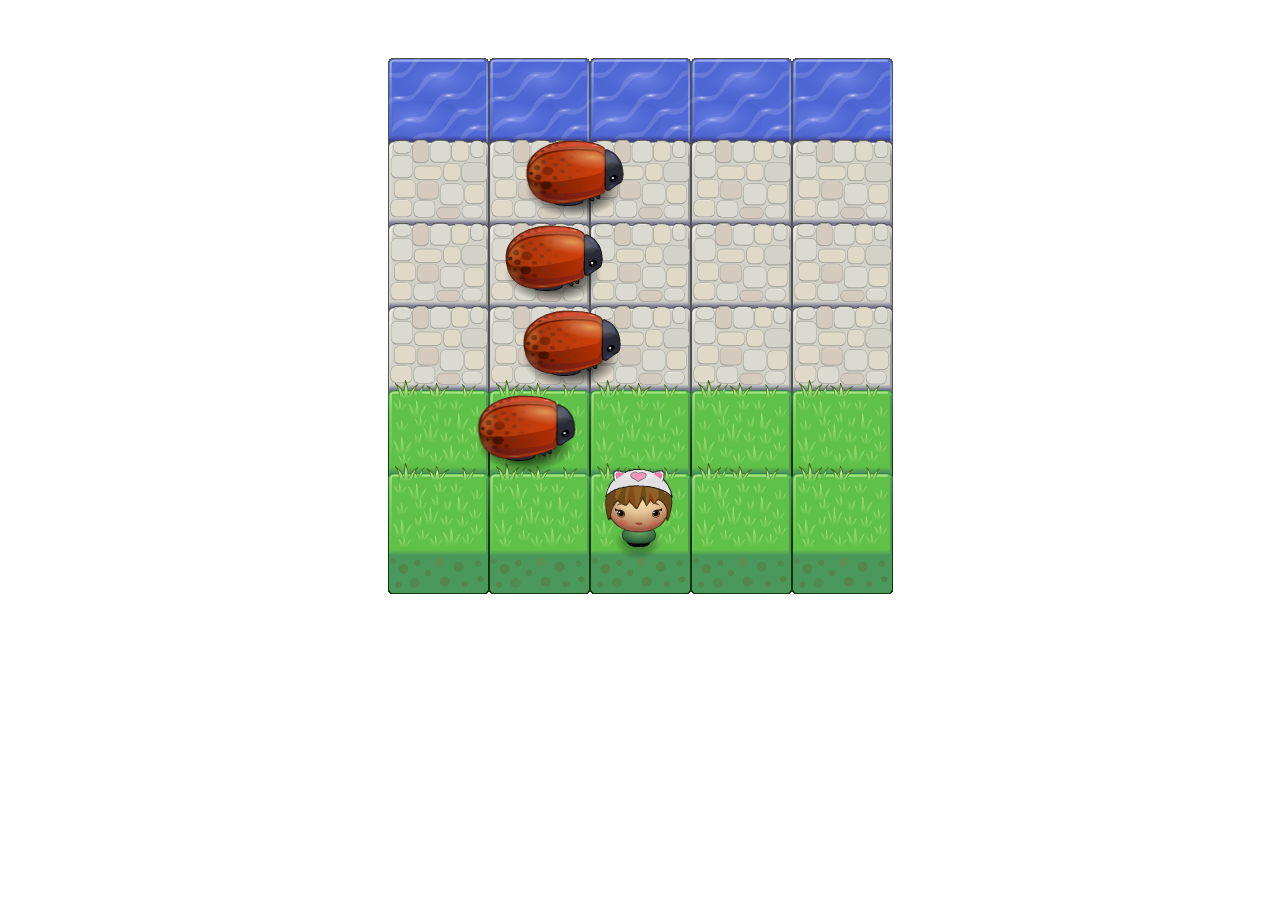
<file: frontend-nanodegree-arcade-game/index.html>
<!DOCTYPE html>
<html>
<head>
    <meta charset="UTF-8">
    <title>Effective JavaScript: Frogger</title>
    <link rel="stylesheet" href="css/style.css">
</head>
<body>
    <script src="js/resources.js"></script>
    <script src="js/app.js"></script>
    <script src="js/engine.js"></script>
</body>
</html>
</file>
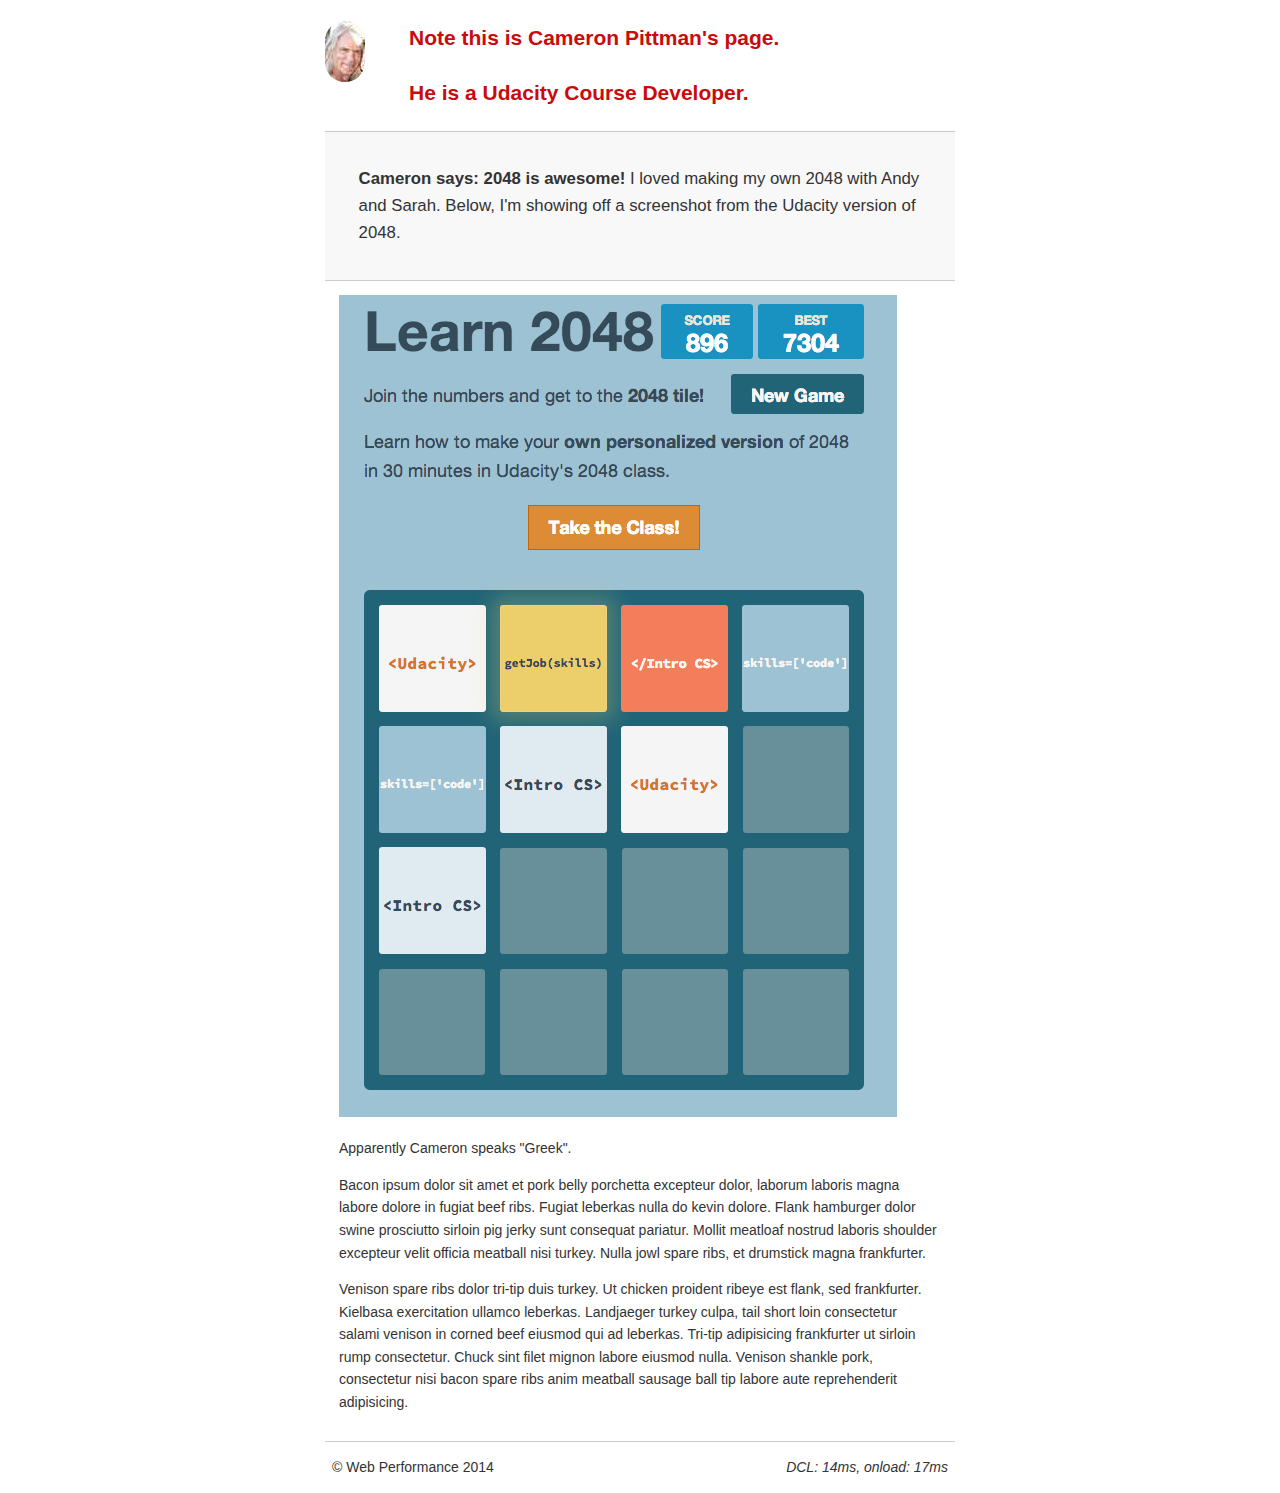
<file: project-2048.html>
<!DOCTYPE html>
<html lang="en">
  <head>
    <meta charset="utf-8">
    <meta name="viewport" content="width=device-width, initial-scale=1">
    <meta name="description" content=" FILL ME IN ">
    <meta name="author" content=" FILL ME IN ">
    <title>Dante Anderson: Portfolio</title>

    <!-- Hmm, what is the impact of web fonts on speed? Measure it... -->
    <!-- <link href="//fonts.googleapis.com/css?family=Open+Sans:400,700" rel="stylesheet"> -->

    <link href="css/style.css" rel="stylesheet">
    <link href="css/print.css" rel="stylesheet">

    <script>
      (function(w,g){w['GoogleAnalyticsObject']=g;
      w[g]=w[g]||function(){(w[g].q=w[g].q||[]).push(arguments)};w[g].l=1*new Date();})(window,'ga');

      // Optional TODO: replace with your Google Analytics profile ID.
      ga('create', 'UA-XXXX-Y');
      ga('send', 'pageview');
    </script>
    <script src="//www.google-analytics.com/analytics.js"></script>
    <script src="js/perfmatters.js"></script>
  </head>

  <body>
    <header>
      <a href="/"><img src="img/profilepic.jpg"></a>
      <p>Note this is Cameron Pittman's page.</p><p>He is a Udacity Course Developer.</span></p>
    </header>

    <div class="container">
      <div class="hero">
        <strong>Cameron says: 2048 is awesome!</strong> I loved making my own 2048 with Andy and Sarah. Below, I'm showing off a screenshot from the Udacity version of 2048.
      </div>

      <div class="content">

        <img class="img-responsive" src="img/2048.png">

        <p>Apparently Cameron speaks "Greek".</p>

        <p>Bacon ipsum dolor sit amet et pork belly porchetta excepteur dolor, laborum laboris magna labore dolore in fugiat beef ribs. Fugiat leberkas nulla do kevin dolore. Flank hamburger dolor swine prosciutto sirloin pig jerky sunt consequat pariatur. Mollit meatloaf nostrud laboris shoulder excepteur velit officia meatball nisi turkey. Nulla jowl spare ribs, et drumstick magna frankfurter.</p>

        <p>Venison spare ribs dolor tri-tip duis turkey. Ut chicken proident ribeye est flank, sed frankfurter. Kielbasa exercitation ullamco leberkas. Landjaeger turkey culpa, tail short loin consectetur salami venison in corned beef eiusmod qui ad leberkas. Tri-tip adipisicing frankfurter ut sirloin rump consectetur. Chuck sint filet mignon labore eiusmod nulla. Venison shankle pork, consectetur nisi bacon spare ribs anim meatball sausage ball tip labore aute reprehenderit adipisicing.</p>

    </div>

    <footer>
      <p>&copy; Web Performance 2014 <span id="crp-stats"></span></p>
    </footer>
  </body>
</html>
</file>
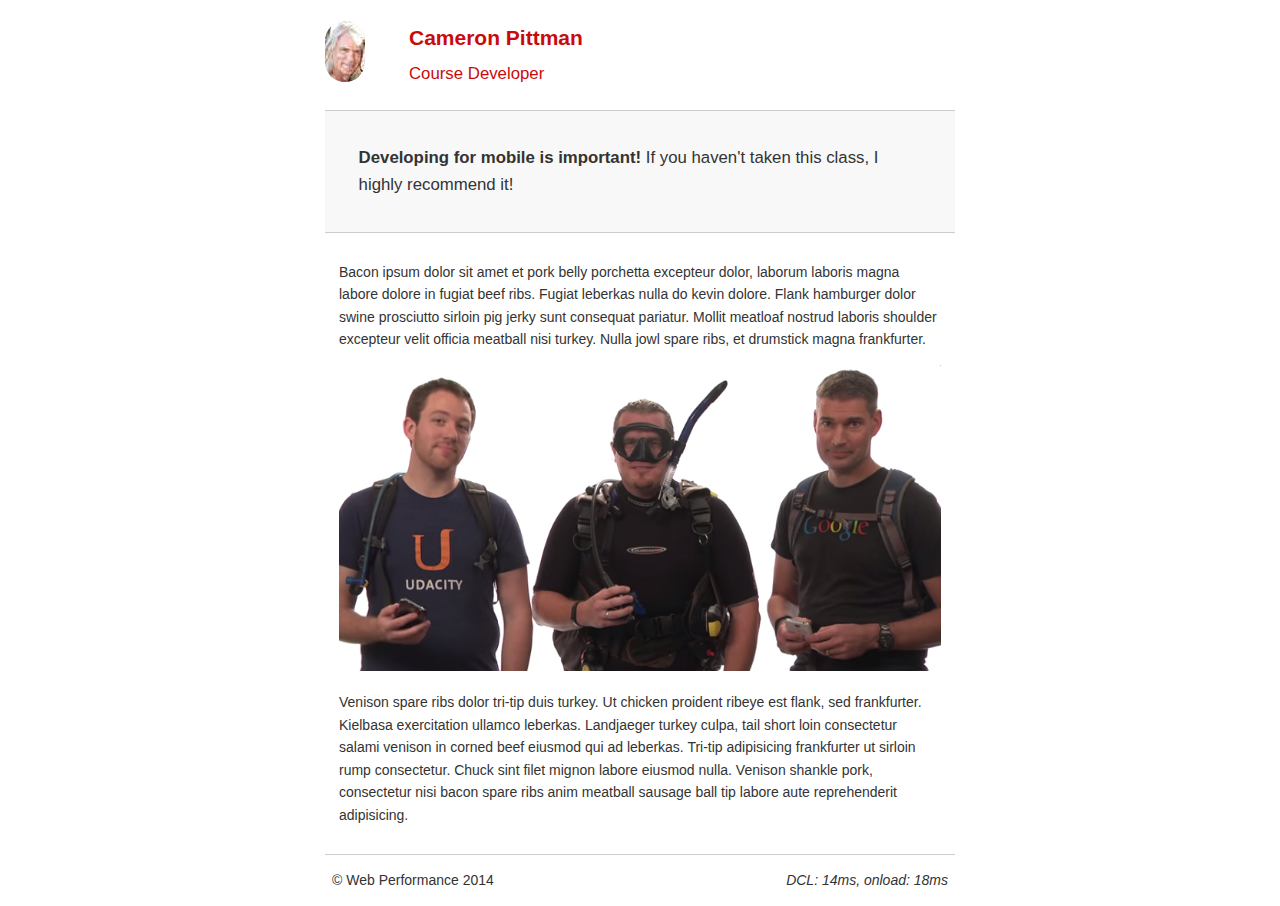
<file: project-mobile.html>
<!DOCTYPE html>
<html lang="en">
  <head>
    <meta charset="utf-8">
    <meta name="viewport" content="width=device-width, initial-scale=1">
    <meta name="description" content=" FILL ME IN ">
    <meta name="author" content=" FILL ME IN ">
    <title>Cameron Pitman: Portfolio</title>

    <!-- Hmm, what is the impact of web fonts on speed? Measure it... -->
    <!-- <link href="//fonts.googleapis.com/css?family=Open+Sans:400,700" rel="stylesheet"> -->

    <link href="css/style.css" rel="stylesheet">
    <link href="css/print.css" rel="stylesheet">

    <script>
      (function(w,g){w['GoogleAnalyticsObject']=g;
      w[g]=w[g]||function(){(w[g].q=w[g].q||[]).push(arguments)};w[g].l=1*new Date();})(window,'ga');

      // Optional TODO: replace with your Google Analytics profile ID.
      ga('create', 'UA-XXXX-Y');
      ga('send', 'pageview');
    </script>
    <script src="http://www.google-analytics.com/analytics.js"></script>
    <script async src="js/perfmatters.js"></script>
  </head>

  <body>
    <header>
      <a href="/"><img src="img/profilepic.jpg"></a>
      <p>Cameron Pittman<br><span>Course Developer</span></p>
    </header>

    <div class="container">
      <div class="hero">
        <strong>Developing for mobile is important!</strong> If you haven't taken this class, I highly recommend it!
      </div>

      <div class="content">

        <p>Bacon ipsum dolor sit amet et pork belly porchetta excepteur dolor, laborum laboris magna labore dolore in fugiat beef ribs. Fugiat leberkas nulla do kevin dolore. Flank hamburger dolor swine prosciutto sirloin pig jerky sunt consequat pariatur. Mollit meatloaf nostrud laboris shoulder excepteur velit officia meatball nisi turkey. Nulla jowl spare ribs, et drumstick magna frankfurter.</p>

        <img src="img/mobilewebdev.jpg">

        <p>Venison spare ribs dolor tri-tip duis turkey. Ut chicken proident ribeye est flank, sed frankfurter. Kielbasa exercitation ullamco leberkas. Landjaeger turkey culpa, tail short loin consectetur salami venison in corned beef eiusmod qui ad leberkas. Tri-tip adipisicing frankfurter ut sirloin rump consectetur. Chuck sint filet mignon labore eiusmod nulla. Venison shankle pork, consectetur nisi bacon spare ribs anim meatball sausage ball tip labore aute reprehenderit adipisicing.</p>

    </div>

    <footer>
      <p>&copy; Web Performance 2014 <span id="crp-stats"></span></p>
    </footer>
  </body>
</html>
</file>
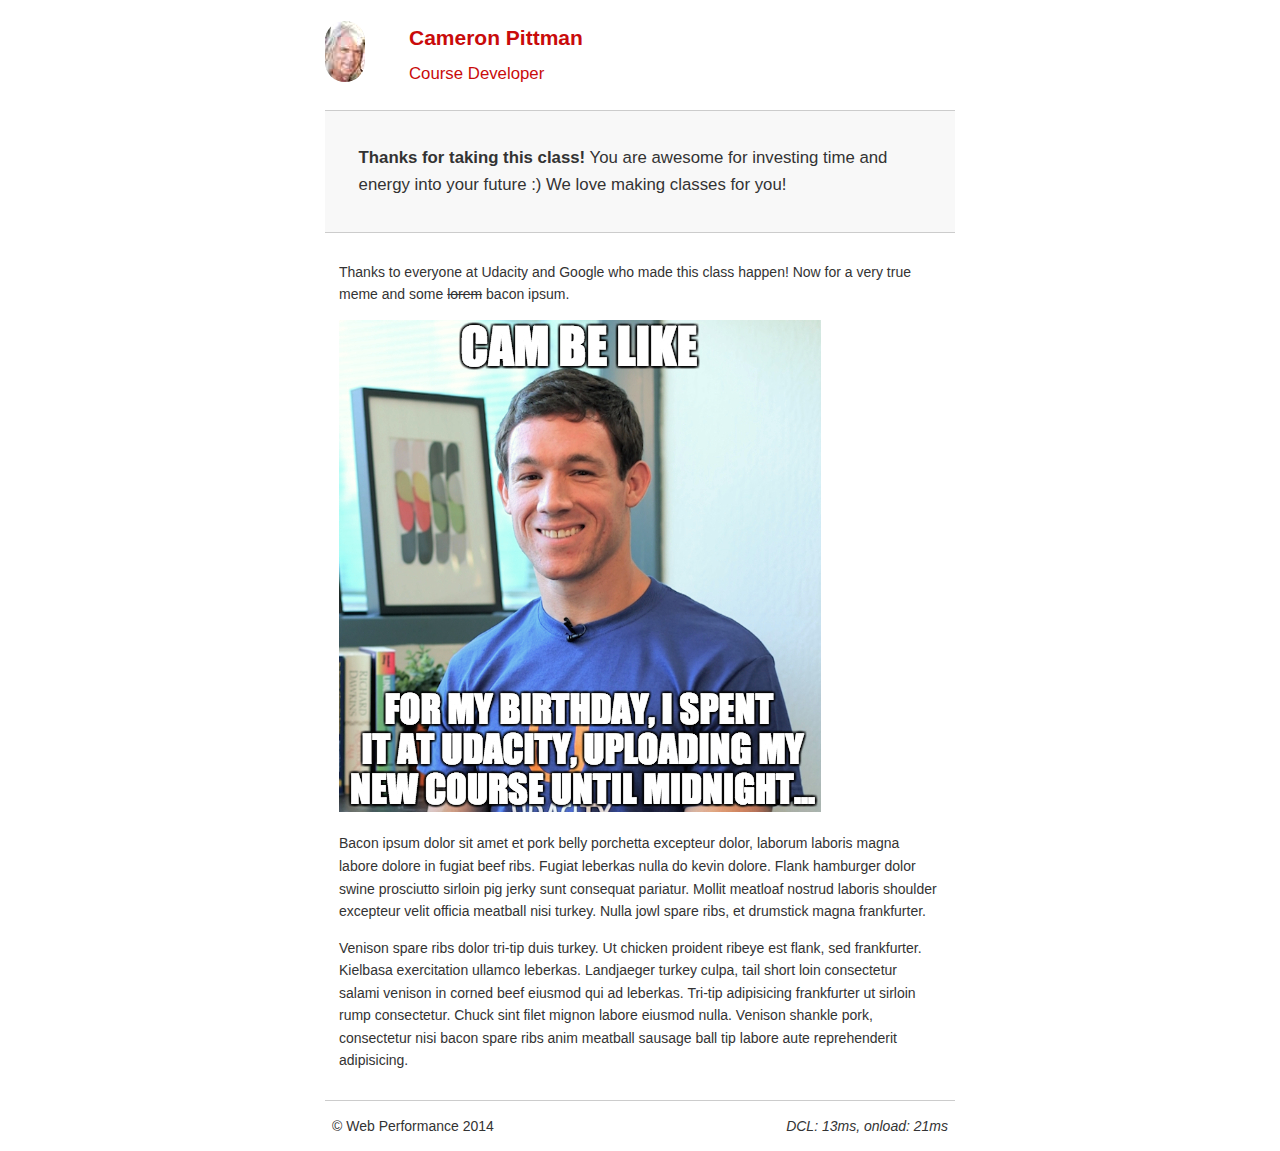
<file: project-webperf.html>
<!DOCTYPE html>
<html lang="en">
  <head>
    <meta charset="utf-8">
    <meta name="viewport" content="width=device-width, initial-scale=1">
    <meta name="description" content=" FILL ME IN ">
    <meta name="author" content=" FILL ME IN ">
    <title>Cameron Pittman: Portfolio</title>

    <!-- Hmm, what is the impact of web fonts on speed? Measure it... -->
    <!-- <link href="//fonts.googleapis.com/css?family=Open+Sans:400,700" rel="stylesheet"> -->

    <link href="css/style.css" rel="stylesheet">
    <link href="css/print.css" rel="stylesheet">

    <script>
      (function(w,g){w['GoogleAnalyticsObject']=g;
      w[g]=w[g]||function(){(w[g].q=w[g].q||[]).push(arguments)};w[g].l=1*new Date();})(window,'ga');

      // Optional TODO: replace with your Google Analytics profile ID.
      ga('create', 'UA-XXXX-Y');
      ga('send', 'pageview');
    </script>
    <script src="http://www.google-analytics.com/analytics.js"></script>
    <script async src="js/perfmatters.js"></script>
  </head>

  <body>
    <header>
      <a href="/"><img src="img/profilepic.jpg"></a>
      <p>Cameron Pittman<br><span>Course Developer</span></p>
    </header>

    <div class="container">
      <div class="hero">
        <strong>Thanks for taking this class!</strong> You are awesome for investing time and energy into your future :) We love making classes for you!
      </div>

      <div class="content">

        <p>Thanks to everyone at Udacity and Google who made this class happen! Now for a very true meme and some <strike>lorem</strike> bacon ipsum.</p>

        <img src="img/cam_be_like.jpg">

        <p>Bacon ipsum dolor sit amet et pork belly porchetta excepteur dolor, laborum laboris magna labore dolore in fugiat beef ribs. Fugiat leberkas nulla do kevin dolore. Flank hamburger dolor swine prosciutto sirloin pig jerky sunt consequat pariatur. Mollit meatloaf nostrud laboris shoulder excepteur velit officia meatball nisi turkey. Nulla jowl spare ribs, et drumstick magna frankfurter.</p>

        <p>Venison spare ribs dolor tri-tip duis turkey. Ut chicken proident ribeye est flank, sed frankfurter. Kielbasa exercitation ullamco leberkas. Landjaeger turkey culpa, tail short loin consectetur salami venison in corned beef eiusmod qui ad leberkas. Tri-tip adipisicing frankfurter ut sirloin rump consectetur. Chuck sint filet mignon labore eiusmod nulla. Venison shankle pork, consectetur nisi bacon spare ribs anim meatball sausage ball tip labore aute reprehenderit adipisicing.</p>

    </div>

    <footer>
      <p>&copy; Web Performance 2014 <span id="crp-stats"></span></p>
    </footer>
  </body>
</html>
</file>
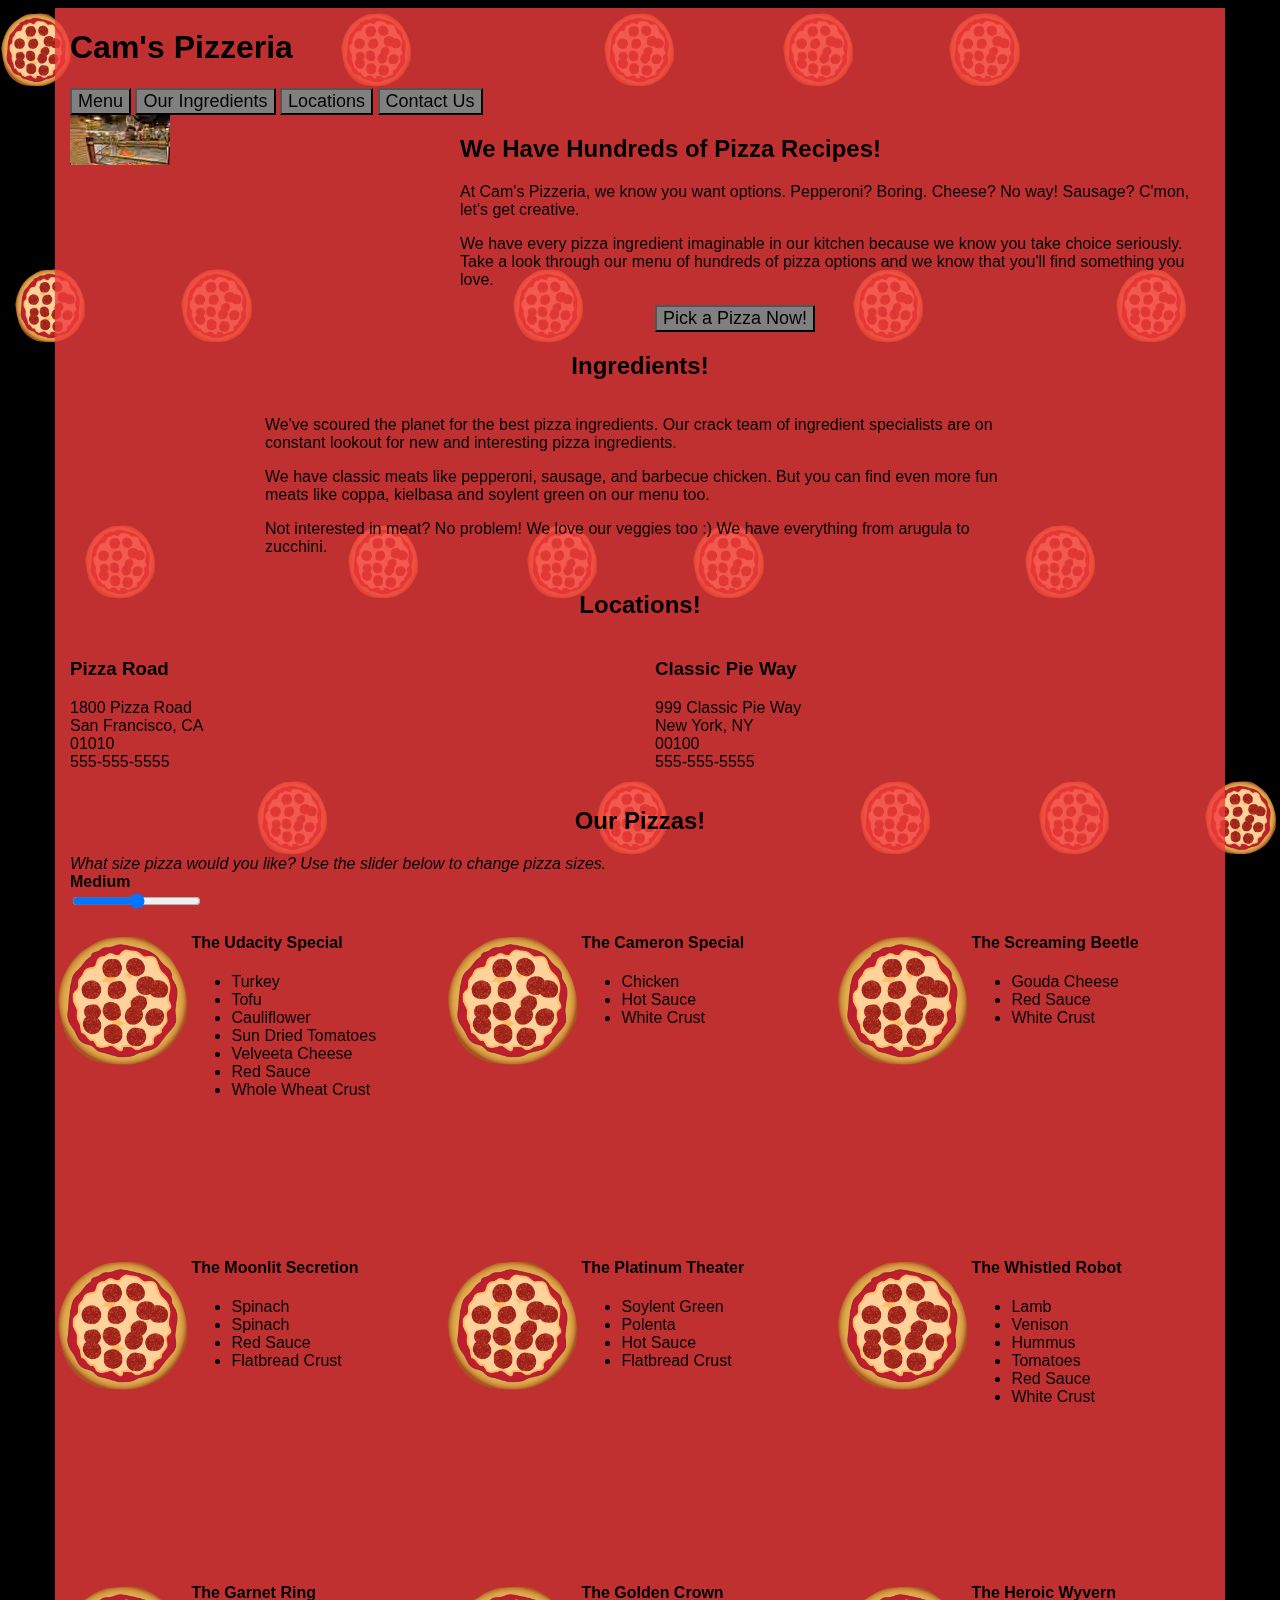
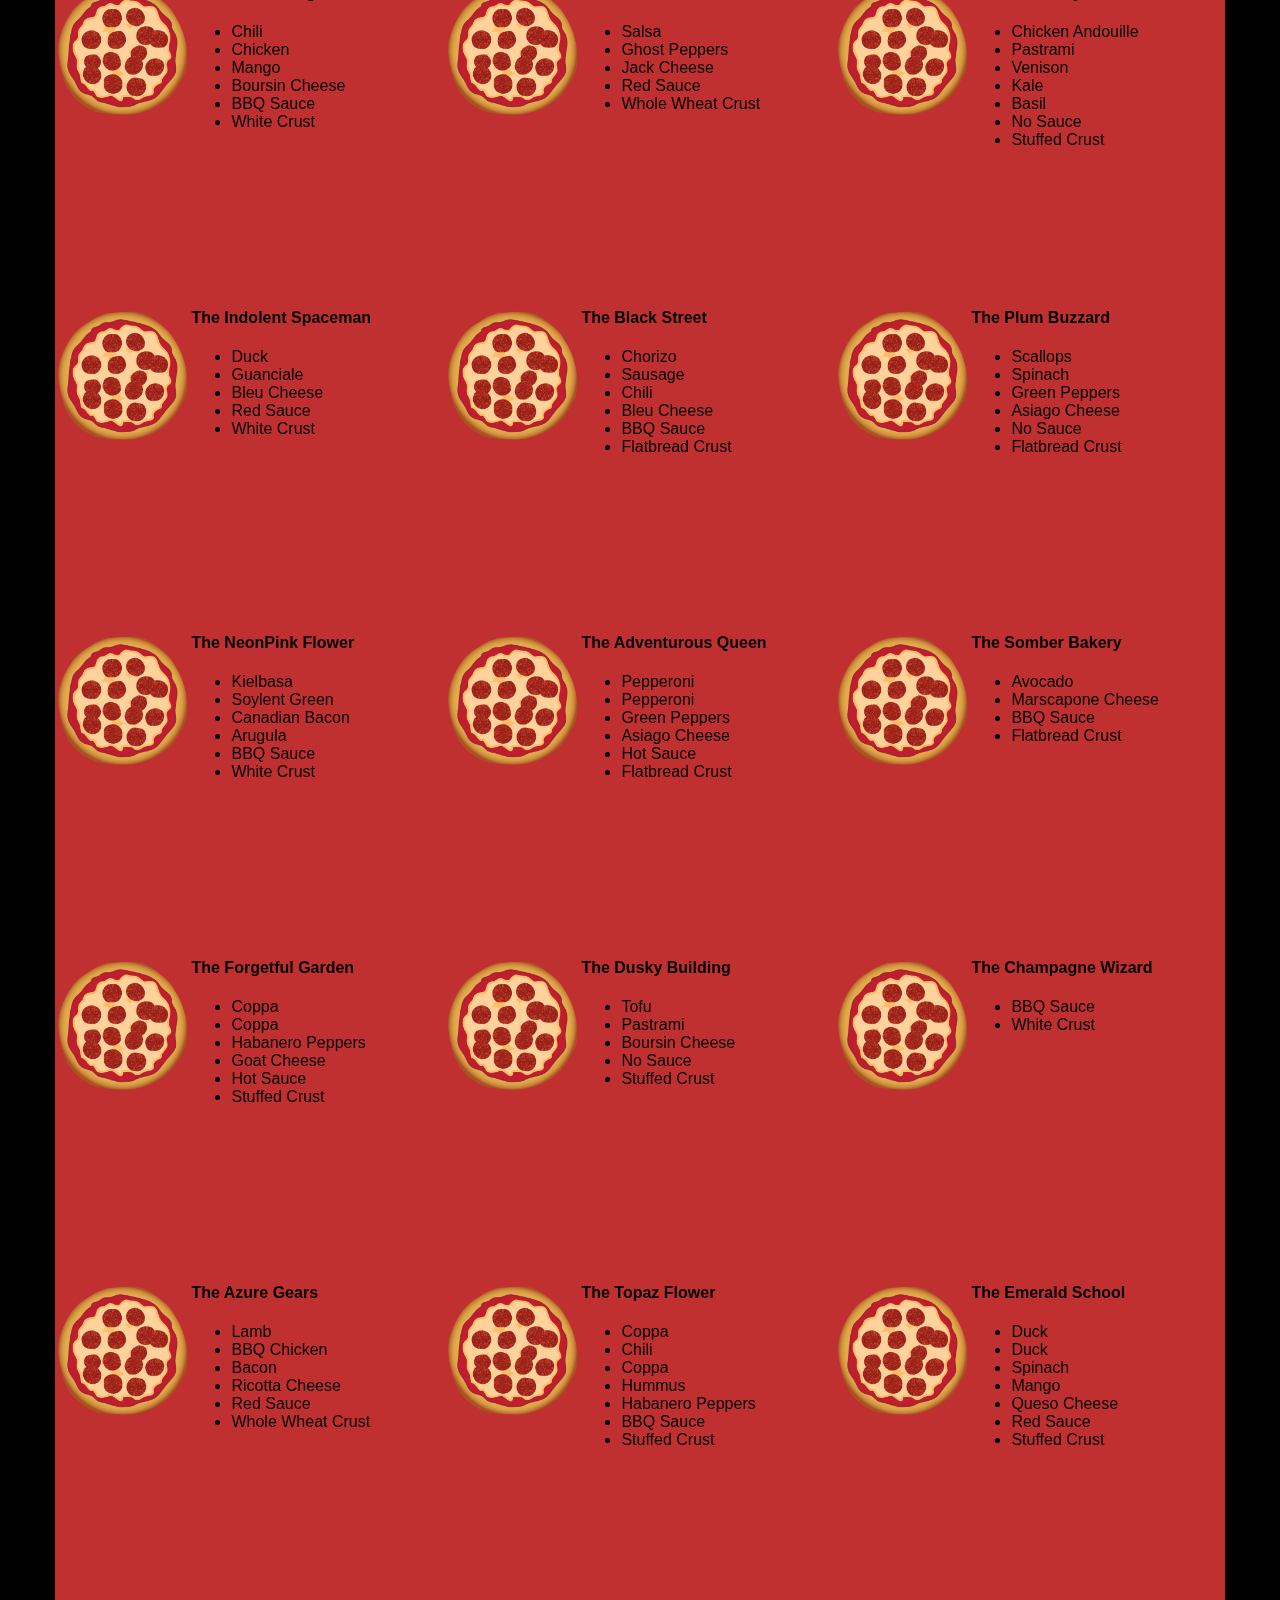
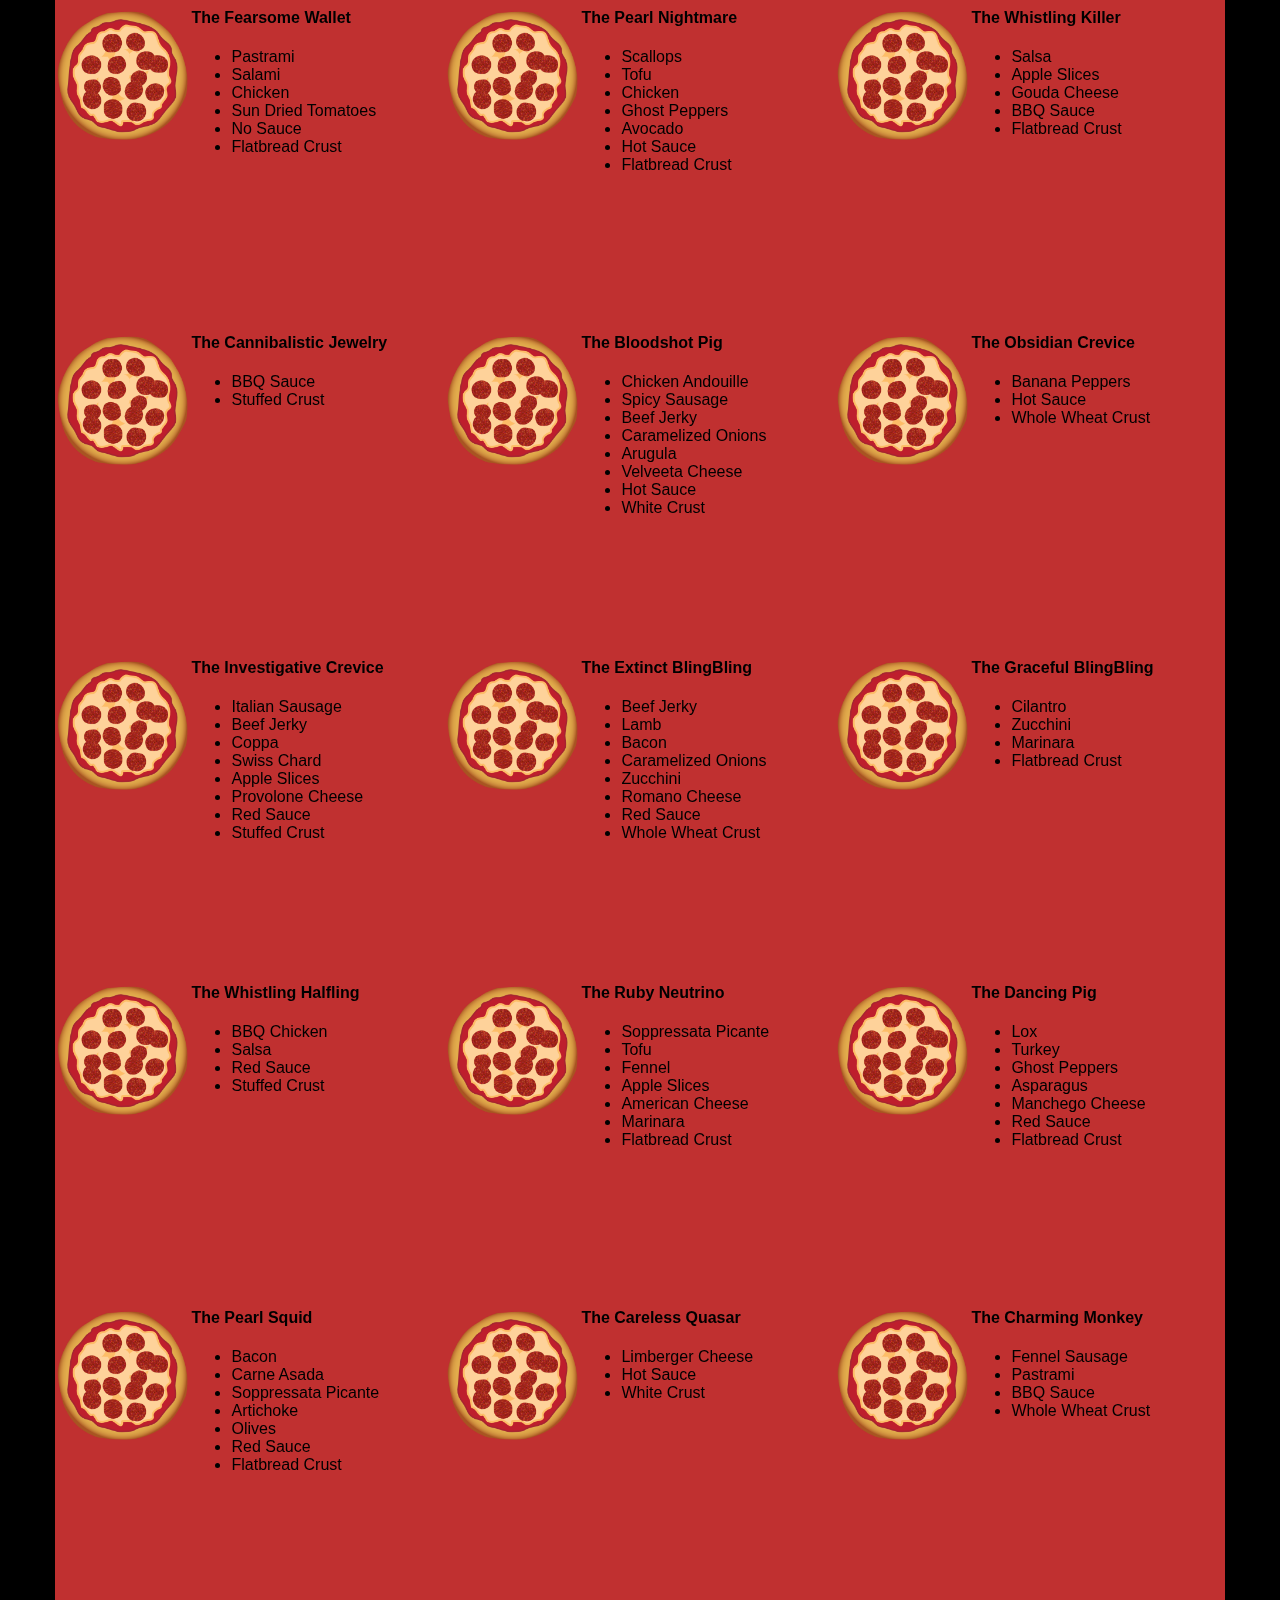
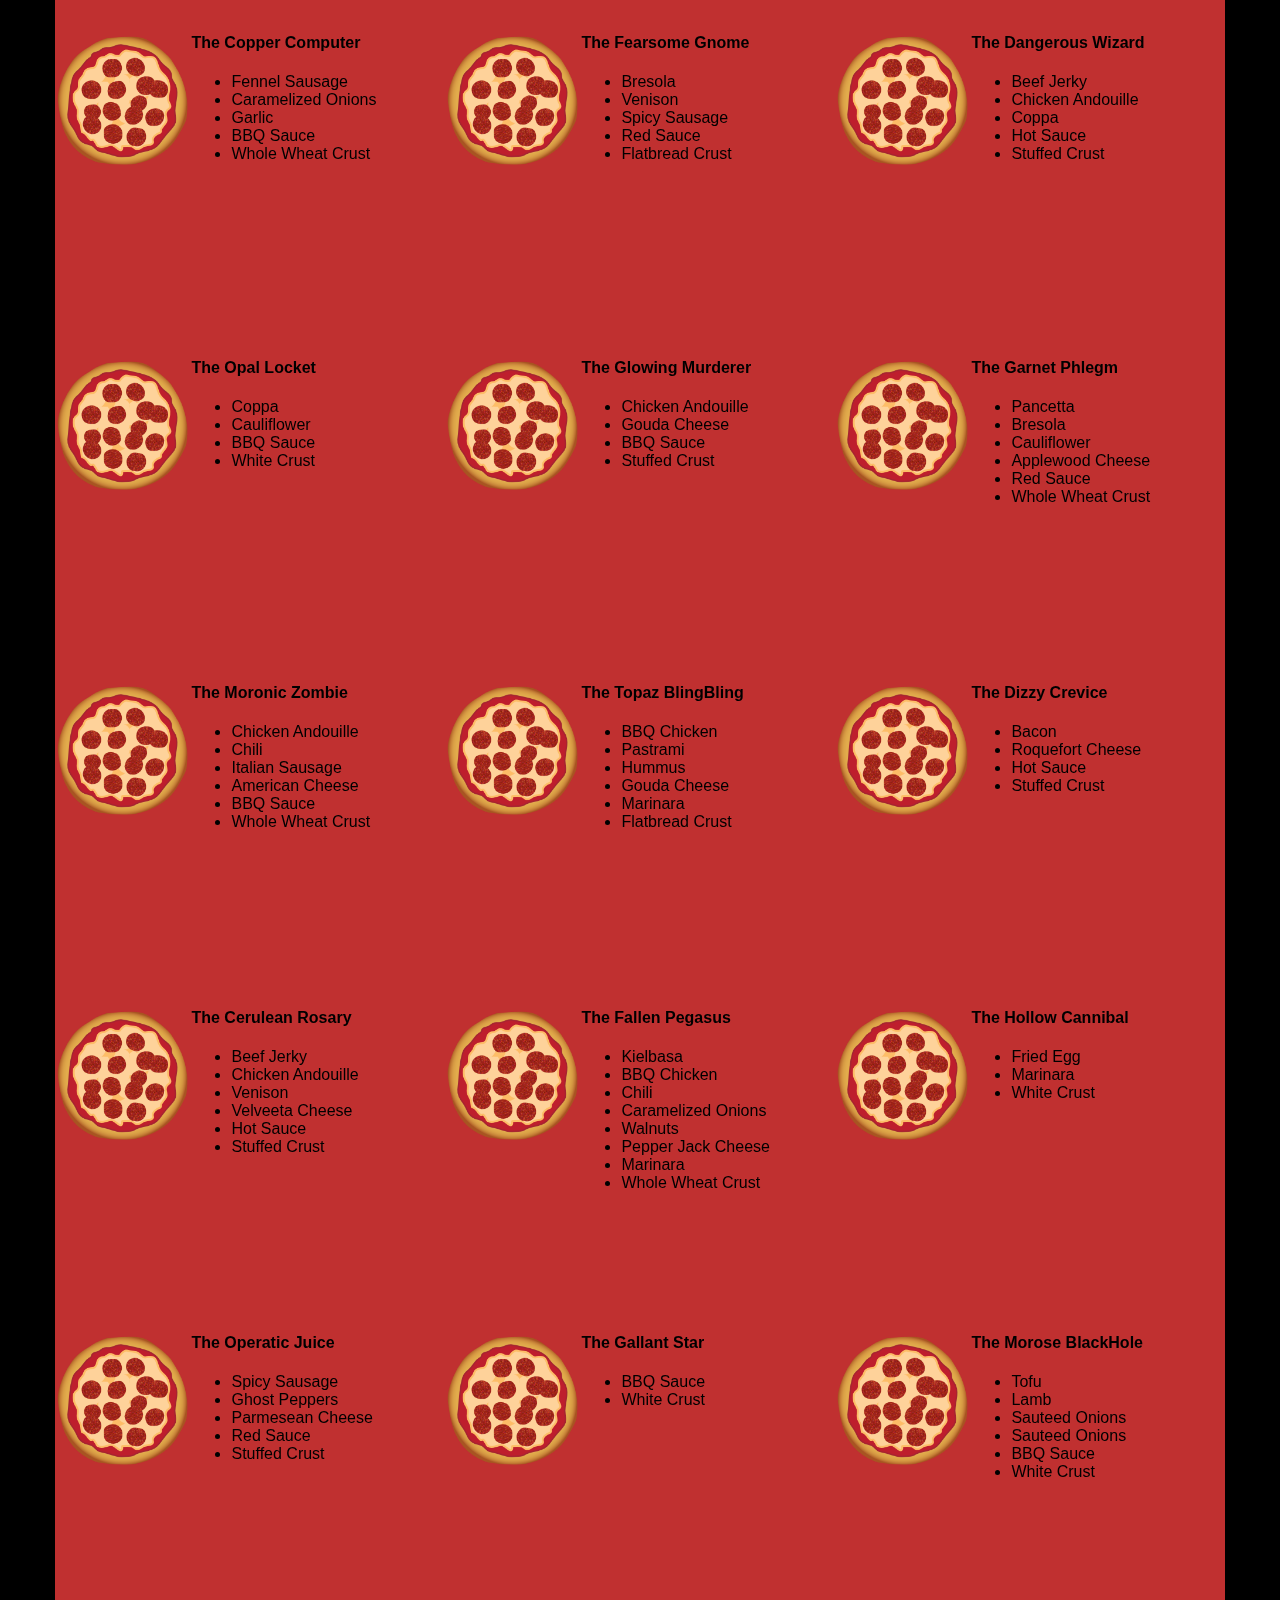
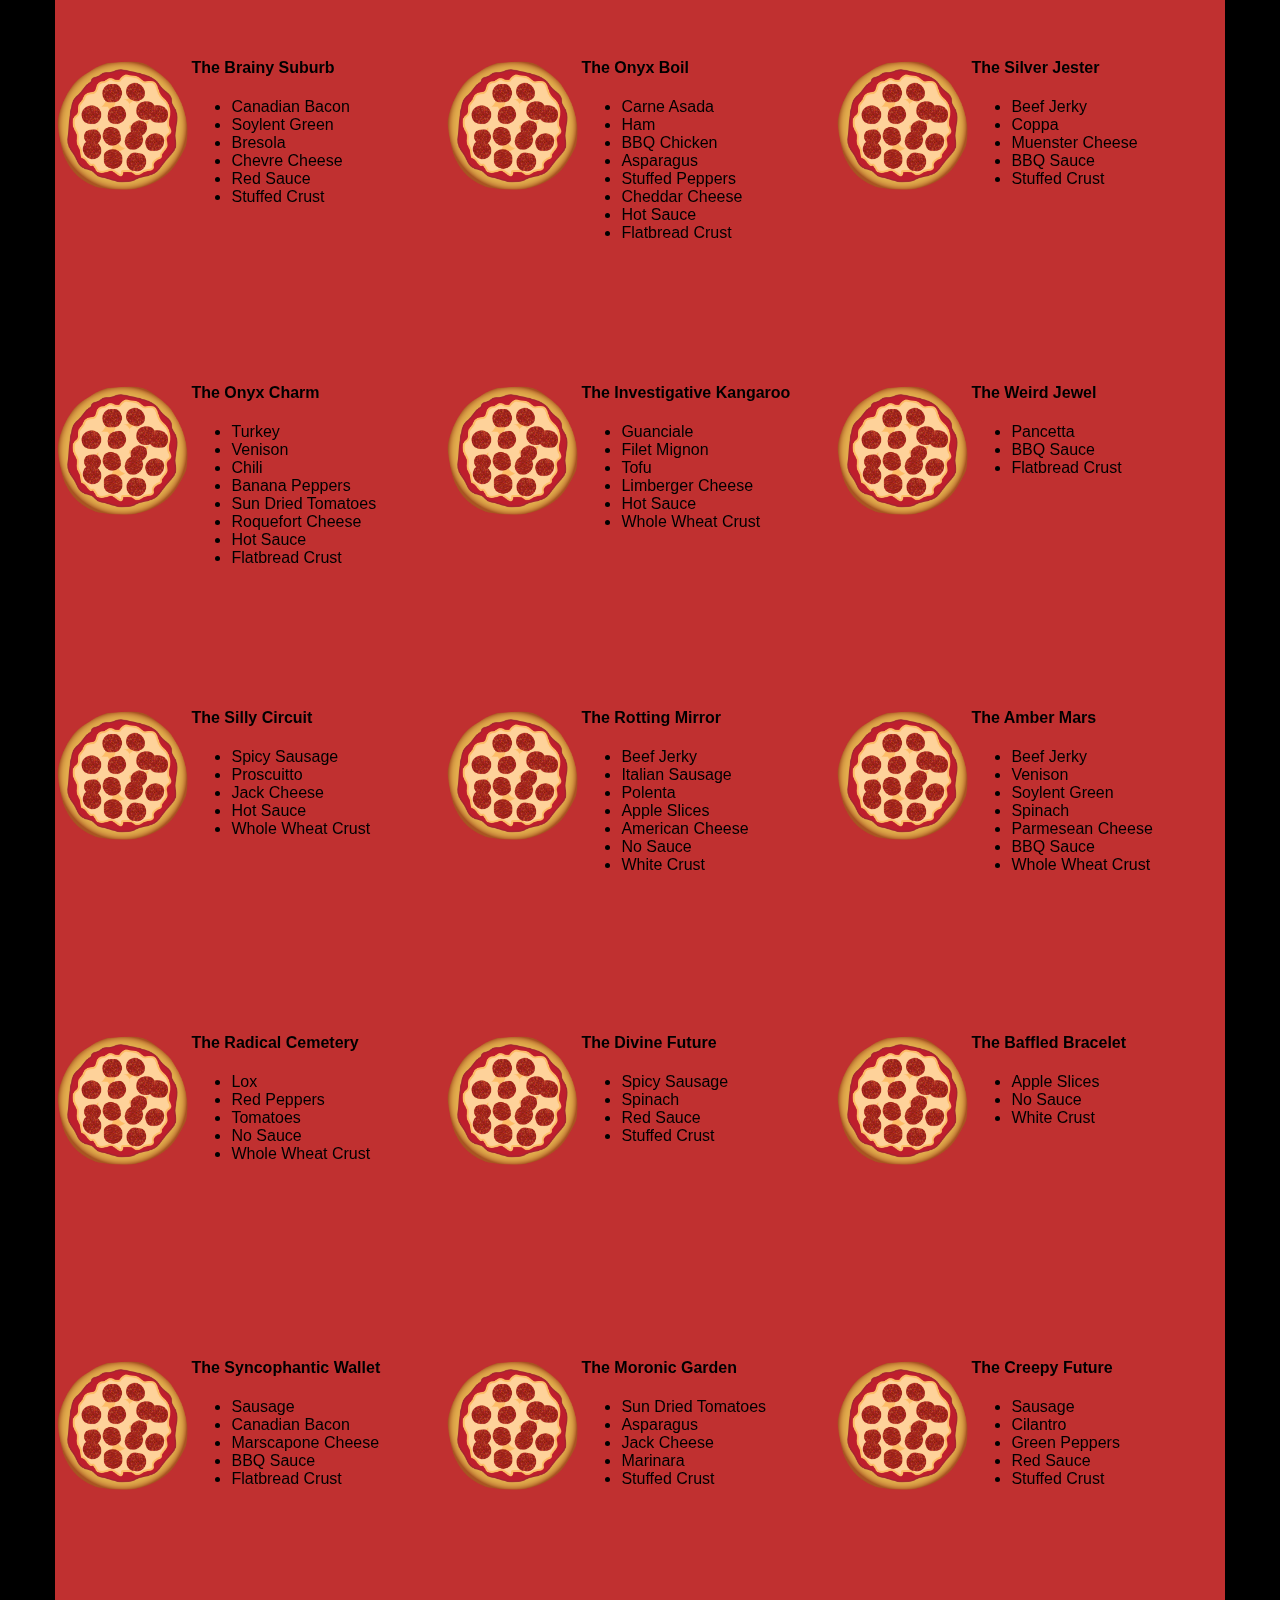
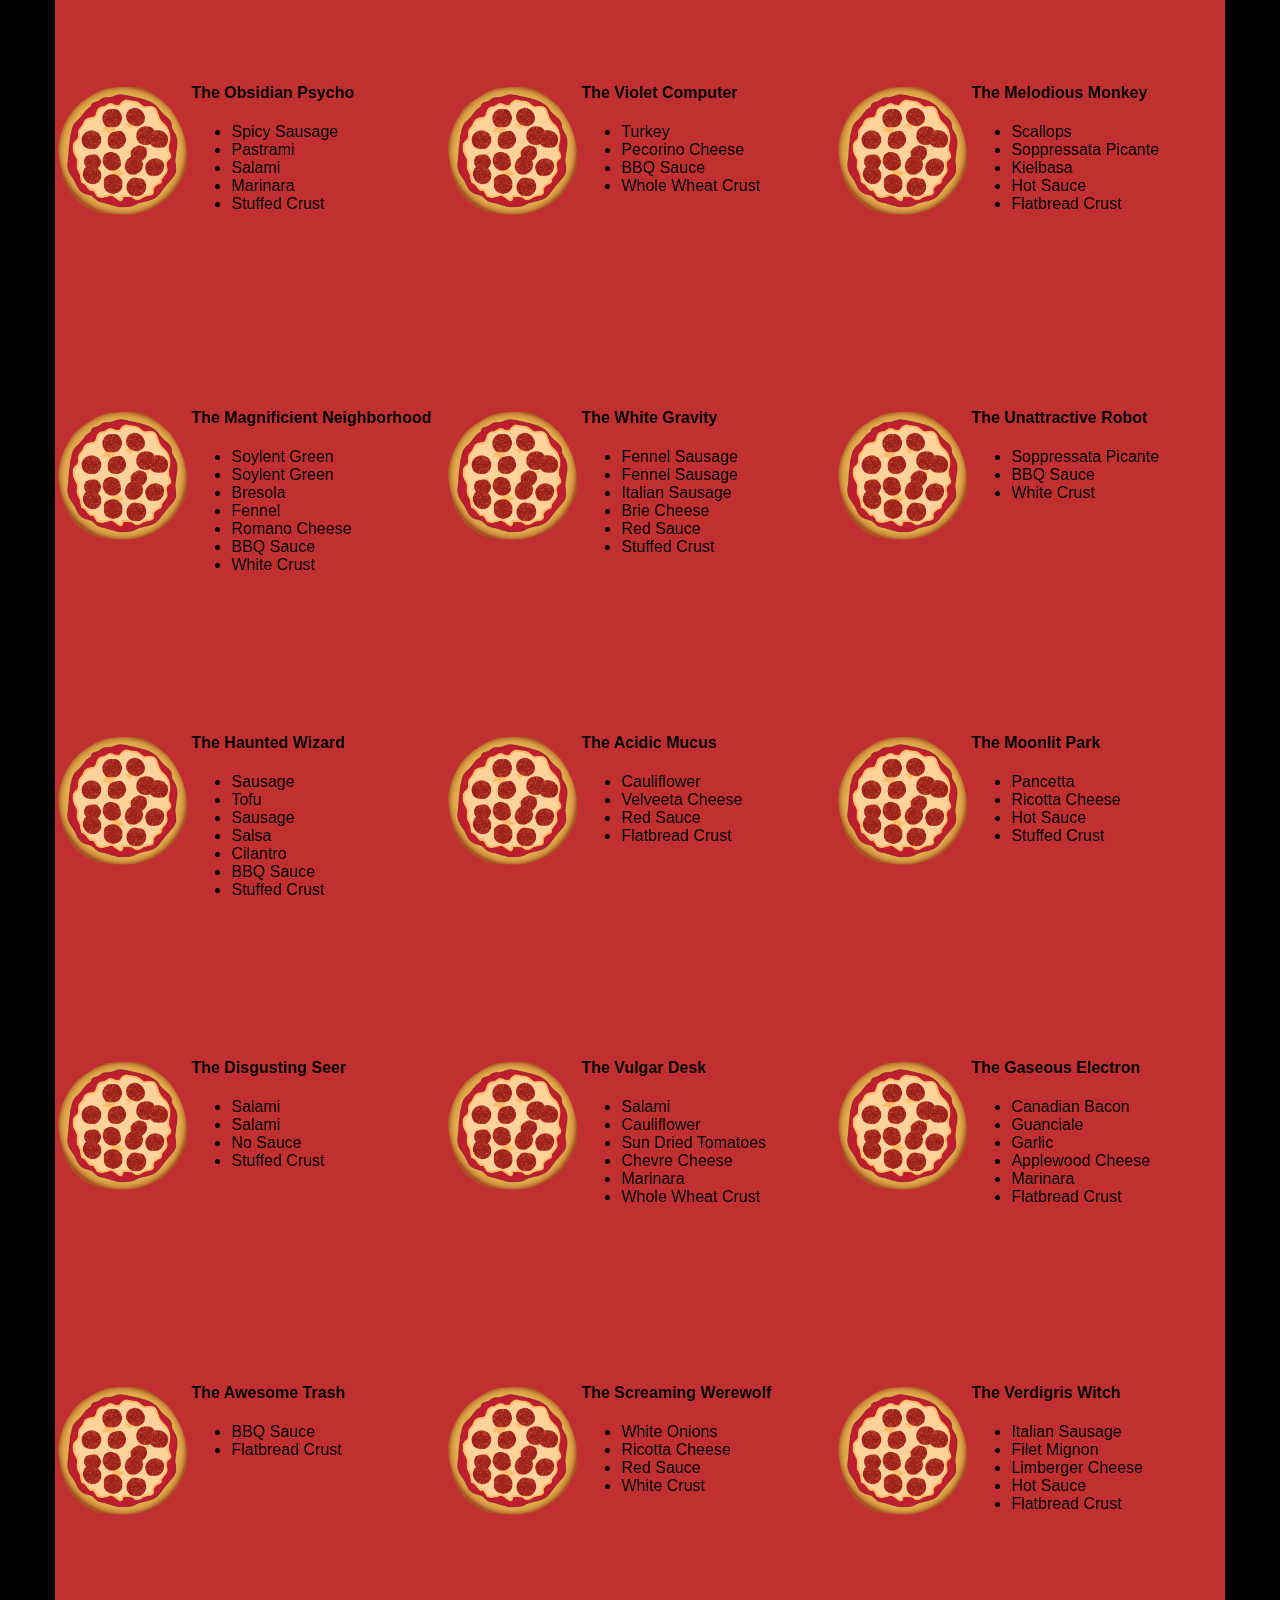
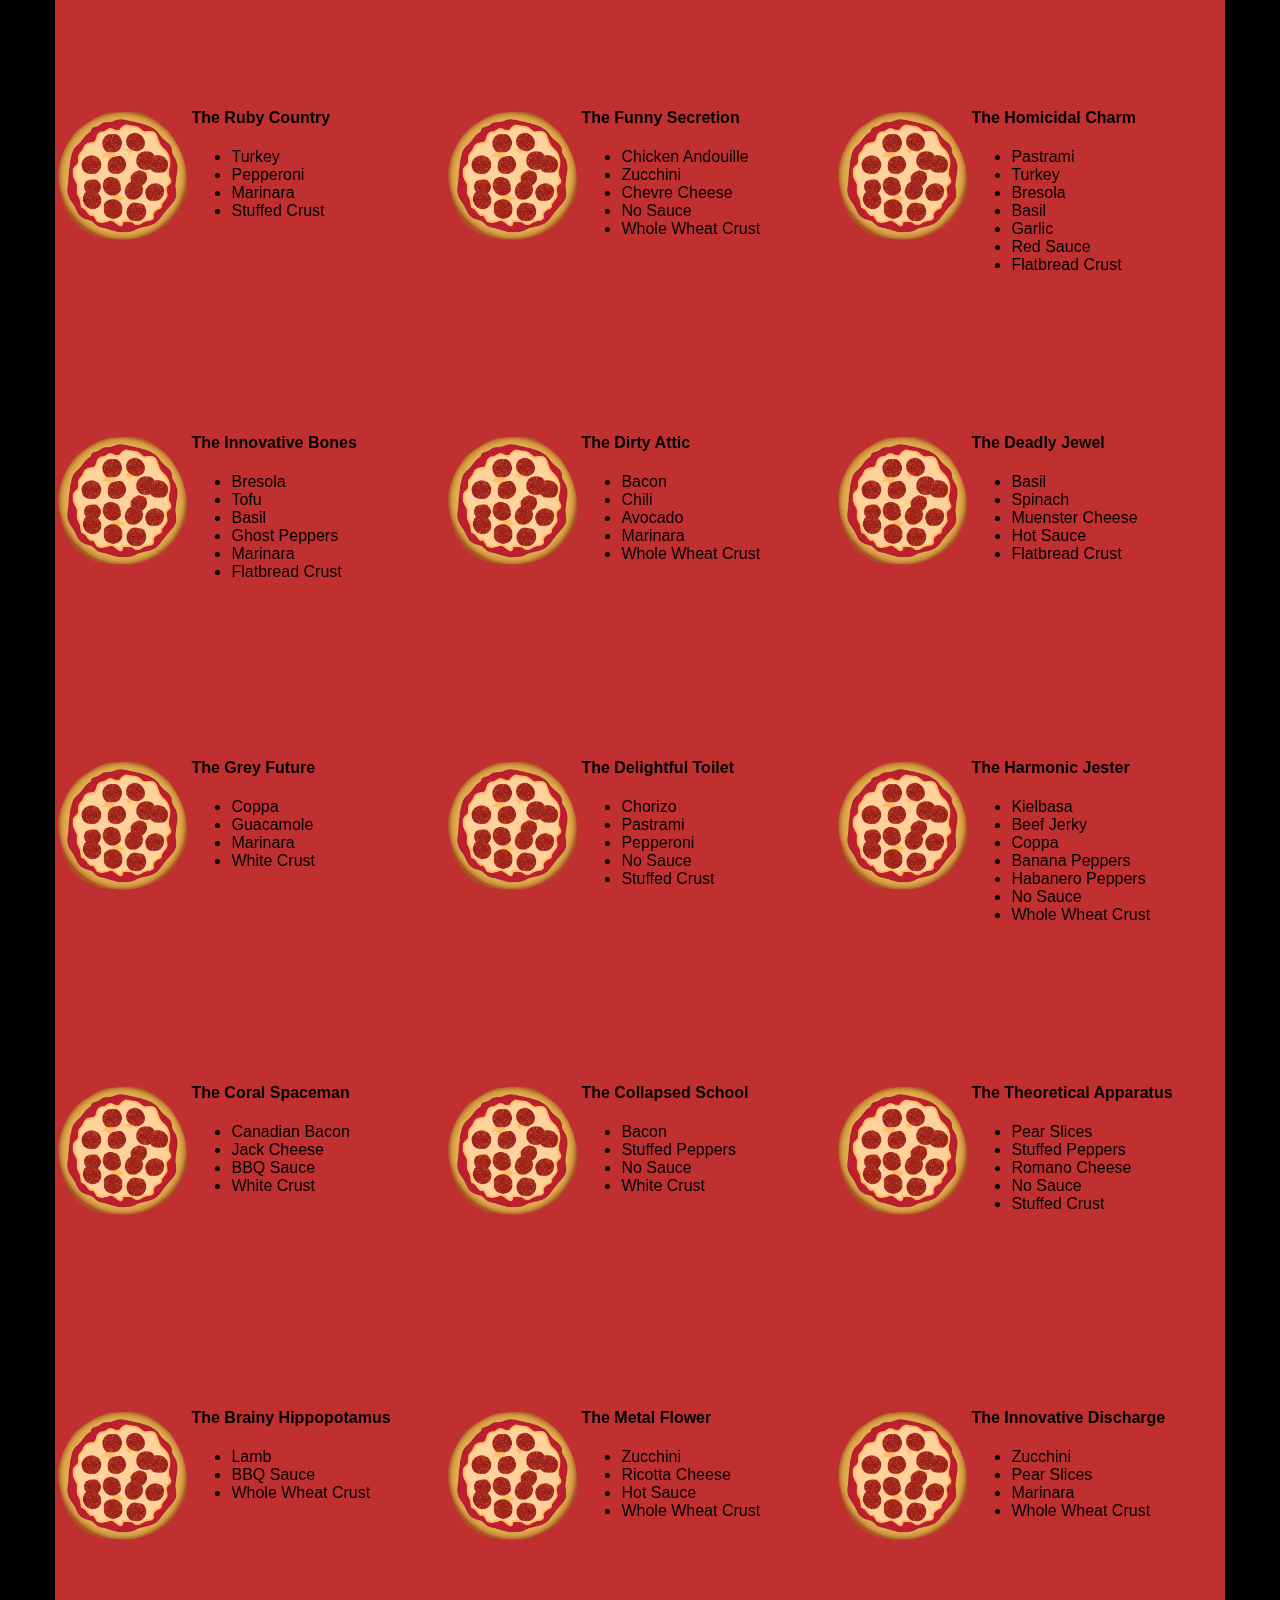
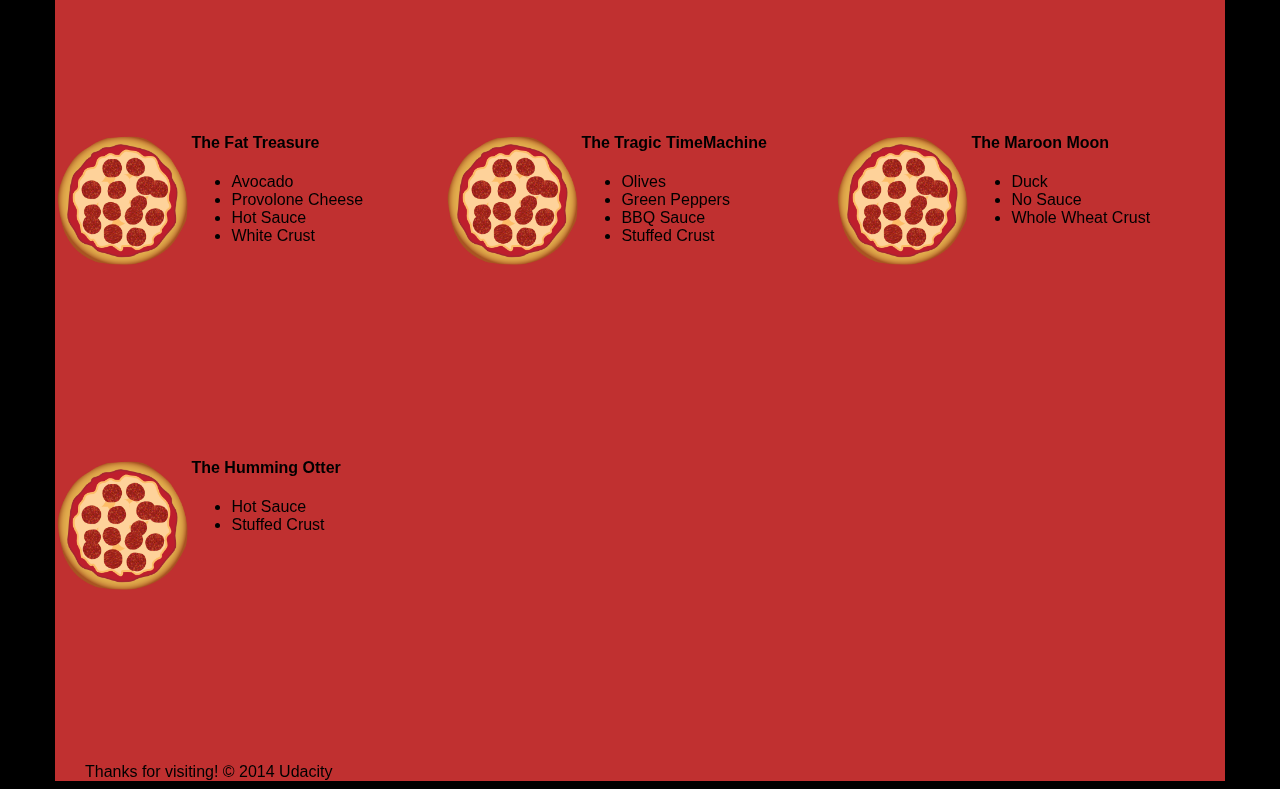
<file: views/pizza.html>
<!DOCTYPE HTML>
<html>
<head>
  <link rel="stylesheet" href="css/style.css">
  <link rel="stylesheet" href="css/bootstrap-grid.css">
</head>

<body>
  <div class="container">
    <div id="header" class="row">
      <div class="col-md-6">
        <div class="row">
          <div class="col-md-12">
            <h1>Cam's Pizzeria</h1>
            <div class="row">
              <div id="menu" class="col-md-12">
                <form action="#randomPizzas">
                  <input type="submit" value="Menu">
                </form>
                <form action="#ingredients">
                  <input type="submit" value="Our Ingredients">
                </form>
                <form action="#locations">
                  <input type="submit" value="Locations">
                </form>
                <form action="#" onsubmit="alert('Thanks for clicking! This button doesn\'t do anything because this is a fake pizzeria :\)')">
                  <input type="submit" value="Contact Us">
                </form>
              </div>
            </div>
          </div>
        </div>
      </div>
      <div id="movingPizzas1" class="col-md-6">
      </div>
    </div>
    <div id="callToAction" class="row">
      <div class="col-md-4">
        <img src="images/pizzeria.jpg" class="img-responsive"> <!-- Image credit to: http://commons.wikimedia.org/wiki/File:HK_TST_night_%E5%98%89%E8%98%AD%E9%81%93_Granville_Road_restaurant_Paisano's_Pizzeria_pizza_Dec-2013.JPG -->
      </div>
      <div class="col-md-8">
        <div class="row">
          <div class="col-md-12">
            <h2>We Have Hundreds of Pizza Recipes!</h2>
            <p>At Cam's Pizzeria, we know you want options. Pepperoni? Boring. Cheese? No way! Sausage? C'mon, let's get creative.</p>

            <p>We have every pizza ingredient imaginable in our kitchen because we know you take choice seriously. Take a look through our menu of hundreds of pizza options and we know that you'll find something you love.</p>
          </div>
        </div>
        <div class="row">
          <div class="col-md-6 col-md-push-3">
            <form action="#randomPizzas">
              <input type="submit" value="Pick a Pizza Now!">
            </form>
          </div>
        </div>
      </div>
    </div>
    <div id="ingredients" class="row">
      <div class="col-md-8 col-md-push-2">
        <div class="row">
          <div class="col-md-12 centered">
            <h2>Ingredients!</h2>
          </div>
        </div>
        <div class="row">
          <div class="col-md-12">
            <p>We've scoured the planet for the best pizza ingredients. Our crack team of ingredient specialists are on constant lookout for new and interesting pizza ingredients.</p>

            <p>We have classic meats like pepperoni, sausage, and barbecue chicken. But you can find even more fun meats like coppa, kielbasa and soylent green on our menu too.</p>

            <p>Not interested in meat? No problem! We love our veggies too :) We have everything from arugula to zucchini.</p>
          </div>
        </div>
      </div>
    </div>
    <div id="locations" class="row">
      <div class="col-md-12">
        <h2 style="text-align: center">Locations!</h2>
        <div class="row">
          <div class="col-md-6">
            <h3>Pizza Road</h3>
            <p>1800 Pizza Road<br>San Francisco, CA<br>01010<br>555-555-5555</p>
          </div>
          <div class="col-md-6">
            <h3>Classic Pie Way</h3>
            <p>999 Classic Pie Way<br>New York, NY<br>00100<br>555-555-5555</p>
          </div>
        </div>
      </div>
    </div>
    <div id="pizzaGenerator" class="row">
      <div class="col-md-12">
        <h2 style="text-align: center">Our Pizzas!</h2>
        <div class="row">
          <div class="col-md-12">
            <em>What size pizza would you like? Use the slider below to change pizza sizes.</em>
          </div>
          <div id="pizzaSize" class="col-md-6">Medium</div>
          <div class="col-md-12">
            <input id="sizeSlider" type="range" min="1" max="3" value="2" step="1" onchange="resizePizzas(this.value)"></input>
          </div>
        </div>
        <div id="randomPizzas" class="row">
          <div id="pizza0" class="randomPizzaContainer" style="width:33.33%; height: 325px;">
            <div style="width:35%">
              <img src="images/pizza.png" class="img-responsive">
            </div>
            <div style="width:65%">
              <h4>The Udacity Special</h4>
              <ul>
                <li>Turkey</li>
                <li>Tofu</li>
                <li>Cauliflower</li>
                <li>Sun Dried Tomatoes</li>
                <li>Velveeta Cheese</li>
                <li>Red Sauce</li>
                <li>Whole Wheat Crust</li>
              </ul>
            </div>
          </div>
          <div id="pizza1" class="randomPizzaContainer" style="width:33.33%; height: 325px;">
            <div style="width:35%">
              <img src="images/pizza.png" class="img-responsive">
            </div>
            <div style="width:65%">
              <h4>The Cameron Special</h4>
              <ul>
                <li>Chicken</li>
                <li>Hot Sauce</li>
                <li>White Crust</li>
              </ul>
            </div>
          </div>
        </div>
      </div>
    </div>
    <div id="footer" class="col-md-12">Thanks for visiting! &copy; 2014 Udacity</div>
  </div>
  <script type="text/javascript" src="js/main.js"></script>
</body>

</html>
</html>
</file>
<file: frontend-nanodegree-arcade-game/css/style.css>
body {
    text-align: center;
}
</file>
<file: css/style.css>
html {
  font-size: 100%;
  overflow-y: scroll;
  -webkit-tap-highlight-color: rgba(0,0,0,0);
  -ms-text-size-adjust: 100%;
  -webkit-text-size-adjust: none;
}
body { margin: 0; font-size: 14px; line-height: 1.61; font-weight: 400; }
body, button, input, select, textarea { font-family: 'Open Sans', sans-serif; color: #333; }

a { color: #12C; }
a:visited { color: #61C; }
a:focus { outline: thin dotted; }
a:hover, a:active { color: #c00; outline: 0; }

b, strong { font-weight: bold; }
pre, code { font-family: monospace, monospace; font-size: 1em; }
ul, ol { margin: 1em 0; padding: 0 0 0 20px; }
img { border: 0; max-width: 100%; }

body { background: #fff; }
header, footer, .container { max-width: 45em; margin: 0 auto; }

header { padding: 0 0.5em; color: #C90B0B; }
header img { border-radius: 40px; float: left; }
header p { font-size:1.5em; font-weight: bold; padding-left: 4em;}
header p span { font-size: 0.8em; font-weight: normal;}

.hero { padding: 2em; background-color: #f8f8f8; font-size:1.2em;
  border-bottom: 1px solid #ccc;
  border-top: 1px solid #ccc;
}

.content { padding: 1em 1em; }
.content li { list-style-type: none; font-size: 1.1em;}
li img { float:left; padding-right: 1em; }
li p { font-size: 0.9em; font-style: italic; }

footer {
  padding: 0 0.5em;
  border-top: 1px solid #ccc;
}
footer span { float: right; font-style: italic; }

/* Smartphones (portrait) */
@media only screen and (max-width: 480px) {
  body { font-size: 12px;}
  header p { padding-left: 4.5em;}
}
</file>
<file: css/print.css>
@media print {
  * { background: transparent !important; color: black !important; text-shadow: none !important; filter:none !important; -ms-filter: none !important; }
  a, a:visited { color: #444 !important; text-decoration: underline; }
  a[href]:after { content: " (" attr(href) ")"; }
  tr, img { page-break-inside: avoid; }
  img { max-width: 100% !important; }
  @page { margin: 0.5cm; }
  p, h2, h3 { orphans: 3; widows: 3; }
  h2, h3{ page-break-after: avoid; }
}
</file>
<file: views/css/style.css>
/** {
  outline: 1px solid red !important;
}*/
* {
  -webkit-box-sizing: border-box;
  -moz-box-sizing: border-box;
  -box-sizing: border-box;
}

body {
  font-family: "Trebuchet MS", Helvetica, sans-serif;
  background: black;
}

input {
  background: grey;
  font-size: 18px;
}

form {
  display: inline-block;
}

.centered {
  text-align: center;
}

#pizzaSize {
  font-weight: 800;
}
/** adding transform and backface visibility parameters to improve performance */
.mover {
  transform: translateZ(0);
  backface-visibility: hidden;
  position: fixed;
  width: 256px;
  z-index: -1;
}

.randomPizzaContainer {
  float: left;
  display: flex;
}

.randomPizzaContainer:after {
  content: "";
  display: table;
  clear:both;
}

 .container {
  background-color: rgba(240, 60, 60, 0.8);
}
</file>
